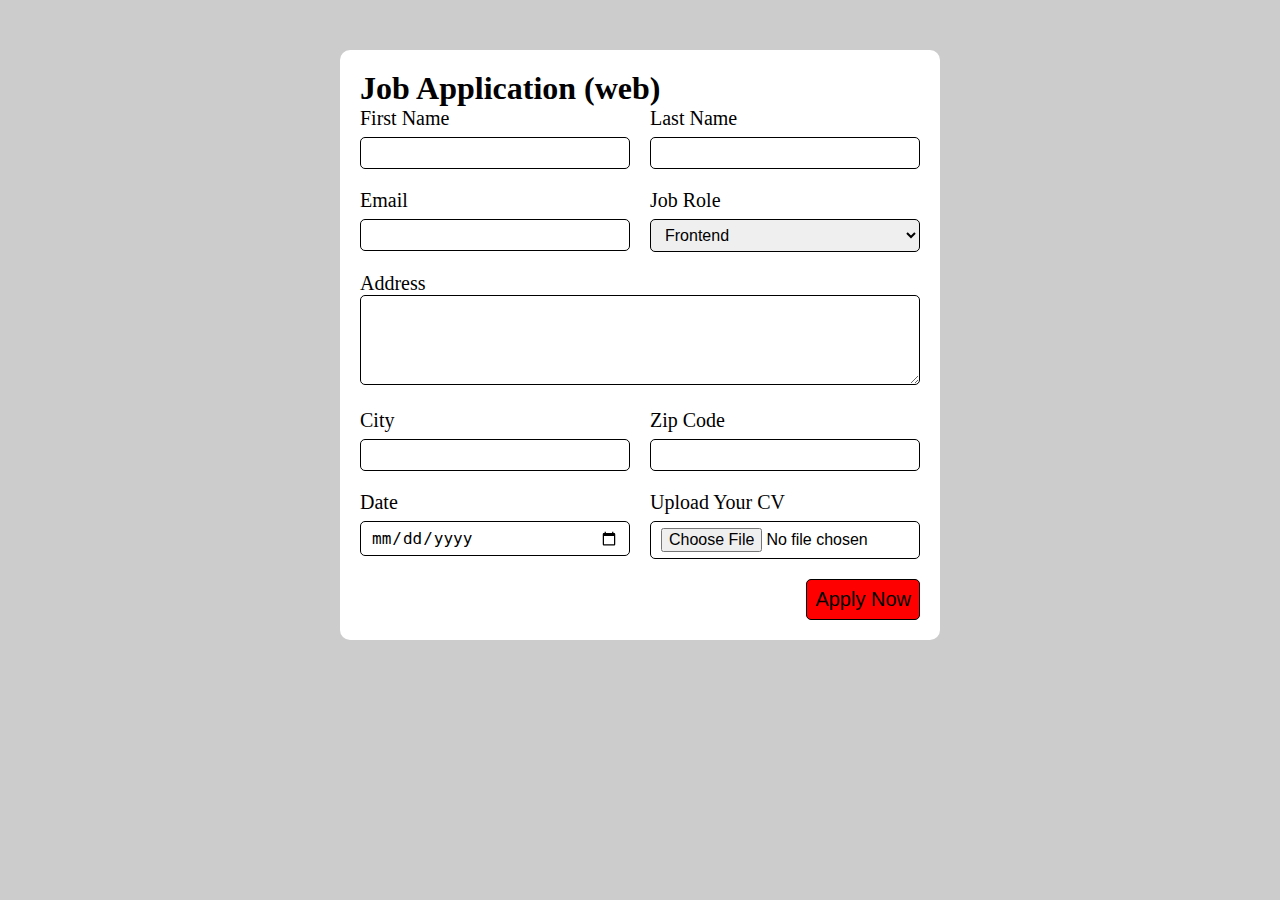
<file: Project_2/index.html>
<!DOCTYPE html>
<html lang="en">
<head>
     <meta charset="UTF-8">
     <meta http-equiv="X-UA-Compatible" content="IE=edge">
     <meta name="viewport" content="width=device-width, initial-scale=1.0">
     <link rel="stylesheet" href="style.css">
     <title>Job Application</title>
</head>
<body>
     <div class="container">
          <div class="apply_box">
               <h1>Job Application
                    <span class="tittle_small">(web)</span>
               </h1>
               <div class="form_container">
                    <div class="form_control">
                         <label for="f">First Name</label>
                         <input id="f" type="text">
                    </div>
                    <div class="form_control">
                         <label for="l">Last Name</label>
                         <input id="l" type="text">
                    </div>
                    <div class="form_control">
                         <label for="e">Email</label>
                         <input id="e" type="email">
                    </div>
                    <div class="form_control">
                         <label for="j">Job Role</label>
                         <select  id="j">
                              <option value="frontend">Frontend</option>
                              <option value="backend">Backend</option>
                              <option value="mern">Mern</option>
                              <option value="UI-UX">UI-UX</option>
                         </select>
                    </div>
                    <div class="textarea_control">
                         <label for="a">Address</label>
                         <textarea id="a" cols="3" rows="4"></textarea>
                    </div>
                    <div class="form_control">
                         <label for="c">City</label>
                         <input id="c" type="text">
                    </div>
                    <div class="form_control">
                         <label for="z">Zip Code</label>
                         <input id="z" type="number">
                    </div>
                    <div class="form_control">
                         <label for="d">Date</label>
                         <input id="d" type="date">
                    </div>
                    <div class="form_control">
                         <label for="u">Upload Your CV</label>
                         <input id="u" type="file">
                    </div>
               </div>
               <div class="button">
                    <button type="submit">Apply Now</button>
               </div>
          </div>
     </div>
</body>
</html>
</file>
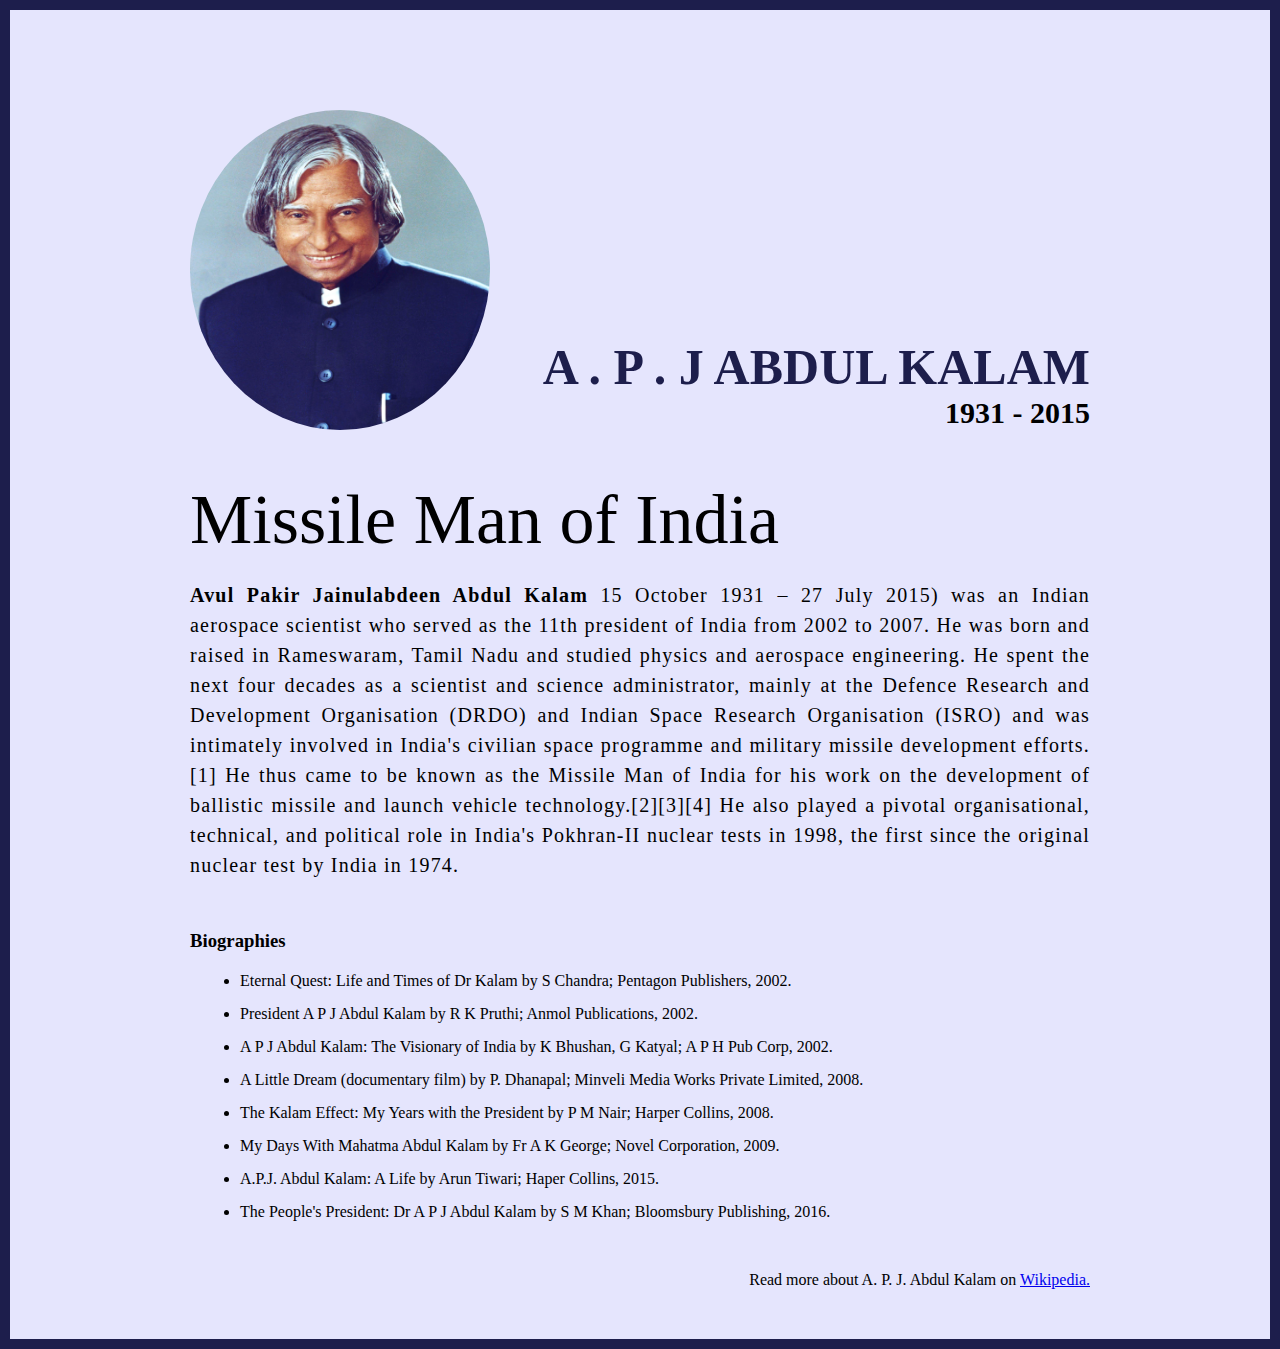
<file: 10-Practice-Project-Html-CSS-deploy-projects/10-Practice-Project-Html-CSS-deploy-projects/Project 1/index.html>
<!DOCTYPE html>
<html lang="en">
  <head>
    <meta charset="UTF-8" />

    <meta http-equiv="X-UA-Compatible" content="IE=edge" />

    <meta name="viewport" content="width=device-width, initial-scale=1.0" />
    <title>The Tribute Website | A.P. J Abdul Kalam</title>
    <link rel="stylesheet" href="style.css" />
  </head>
  <body>
    <div class="container">
      <div class="content">
        <section class="top_section">
          <div class="image_container">
            <img src="./images/apj.jpg" alt="tribute" />
          </div>
          <div>
            <h1>A . P . J Abdul Kalam</h1>
            <h4>1931 - 2015</h4>
          </div>
        </section>
        <section class="about_section">
          <h2>Missile Man of India</h2>
          <p>
            <b>Avul Pakir Jainulabdeen Abdul Kalam</b> 15 October 1931 – 27 July
            2015) was an Indian aerospace scientist who served as the 11th
            president of India from 2002 to 2007. He was born and raised in
            Rameswaram, Tamil Nadu and studied physics and aerospace
            engineering. He spent the next four decades as a scientist and
            science administrator, mainly at the Defence Research and
            Development Organisation (DRDO) and Indian Space Research
            Organisation (ISRO) and was intimately involved in India's civilian
            space programme and military missile development efforts.[1] He thus
            came to be known as the Missile Man of India for his work on the
            development of ballistic missile and launch vehicle
            technology.[2][3][4] He also played a pivotal organisational,
            technical, and political role in India's Pokhran-II nuclear tests in
            1998, the first since the original nuclear test by India in 1974.
          </p>
        </section>
        <section class="biography_section">
          <h3>Biographies</h3>
          <ul>
            <li>
              Eternal Quest: Life and Times of Dr Kalam by S Chandra; Pentagon
              Publishers, 2002.
            </li>
            <li>
              President A P J Abdul Kalam by R K Pruthi; Anmol Publications,
              2002.
            </li>
            <li>
              A P J Abdul Kalam: The Visionary of India by K Bhushan, G Katyal;
              A P H Pub Corp, 2002.
            </li>
            <li>
              A Little Dream (documentary film) by P. Dhanapal; Minveli Media
              Works Private Limited, 2008.
            </li>
            <li>
              The Kalam Effect: My Years with the President by P M Nair; Harper
              Collins, 2008.
            </li>
            <li>
              My Days With Mahatma Abdul Kalam by Fr A K George; Novel
              Corporation, 2009.
            </li>
            <li>
              A.P.J. Abdul Kalam: A Life by Arun Tiwari; Haper Collins, 2015.
            </li>
            <li>
              The People's President: Dr A P J Abdul Kalam by S M Khan;
              Bloomsbury Publishing, 2016.
            </li>
          </ul>
        </section>
        <footer>
          <p>
            Read more about A. P. J. Abdul Kalam on
            <a href="https://en.wikipedia.org/wiki/A._P._J._Abdul_Kalam"
              >Wikipedia.</a
            >
          </p>
        </footer>
      </div>
    </div>
  </body>
</html>
</file>
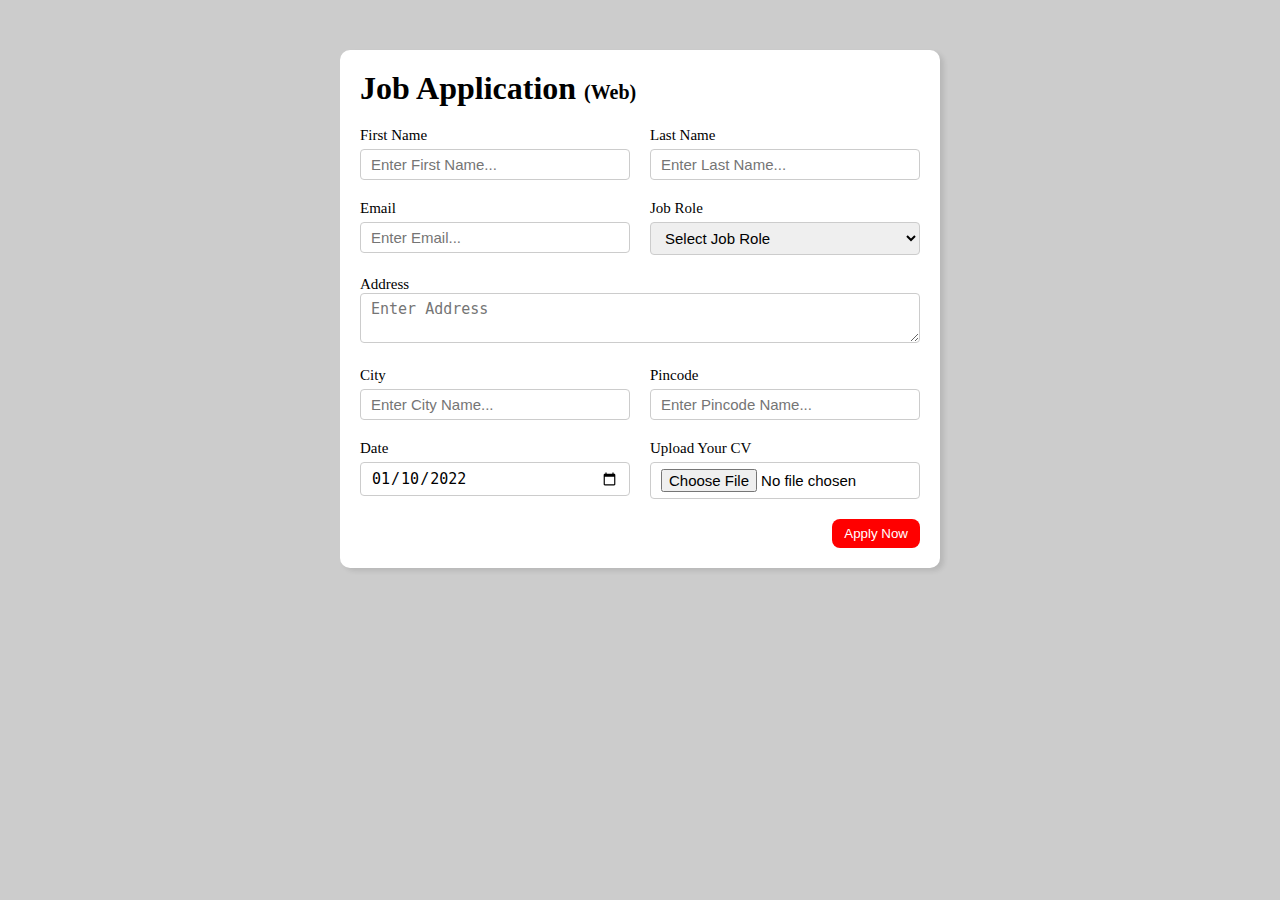
<file: 10-Practice-Project-Html-CSS-deploy-projects/10-Practice-Project-Html-CSS-deploy-projects/Project 2/index.html>
<!DOCTYPE html>
<html lang="en">
  <head>
    <meta charset="UTF-8" />
    <meta http-equiv="X-UA-Compatible" content="IE=edge" />
    <meta name="viewport" content="width=device-width, initial-scale=1.0" />
    <title>Job Application Form</title>
    <link rel="stylesheet" href="style.css" />
  </head>
  <body>
    <div class="container">
      <div class="apply_box">
        <h1>
          Job Application
          <span class="title_small">(Web)</span>
        </h1>
        <form action="">
          <div class="form_container">
            <div class="form_control">
              <label for="first_name"> First Name </label>
              <input
                id="first_name"
                name="first_name"
                placeholder="Enter First Name..."
              />
            </div>
            <div class="form_control">
              <label for="last_name"> Last Name </label>
              <input
                id="last_name"
                name="last_name"
                placeholder="Enter Last Name..."
              />
            </div>
            <div class="form_control">
              <label for="email"> Email </label>
              <input
                type="email"
                id="email"
                name="email"
                placeholder="Enter Email..."
              />
            </div>
            <div class="form_control">
              <label for="job_role"> Job Role </label>
              <select id="job_role" name="job_role">
                <option value="">Select Job Role</option>
                <option value="frontend">Frontend Developer</option>
                <option value="backend">Backend Developer</option>
                <option value="full_stack">Full Stack Developer</option>
                <option value="ui_ux">UI UX Designer</option>
              </select>
            </div>
            <div class="textarea_control">
              <label for="address"> Address </label>
              <textarea
                id="address"
                name="address"
                row="4"
                cols="50"
                placeholder="Enter Address"
              ></textarea>
            </div>
            <div class="form_control">
              <label for="city"> City </label>
              <input id="city" name="city" placeholder="Enter City Name..." />
            </div>
            <div class="form_control">
              <label for="pincode"> Pincode </label>
              <input
                type="number"
                id="pincode"
                name="pincode"
                placeholder="Enter Pincode Name..."
              />
            </div>
            <div class="form_control">
              <label for="date"> Date </label>
              <input value="2022-01-10" type="date" id="date" name="date" />
            </div>
            <div class="form_control">
              <label for="upload"> Upload Your CV </label>
              <input type="file" id="upload" name="upload" />
            </div>
          </div>
          <div class="button_container">
            <button type="submit">Apply Now</button>
          </div>
        </form>
      </div>
    </div>
  </body>
</html>
</file>
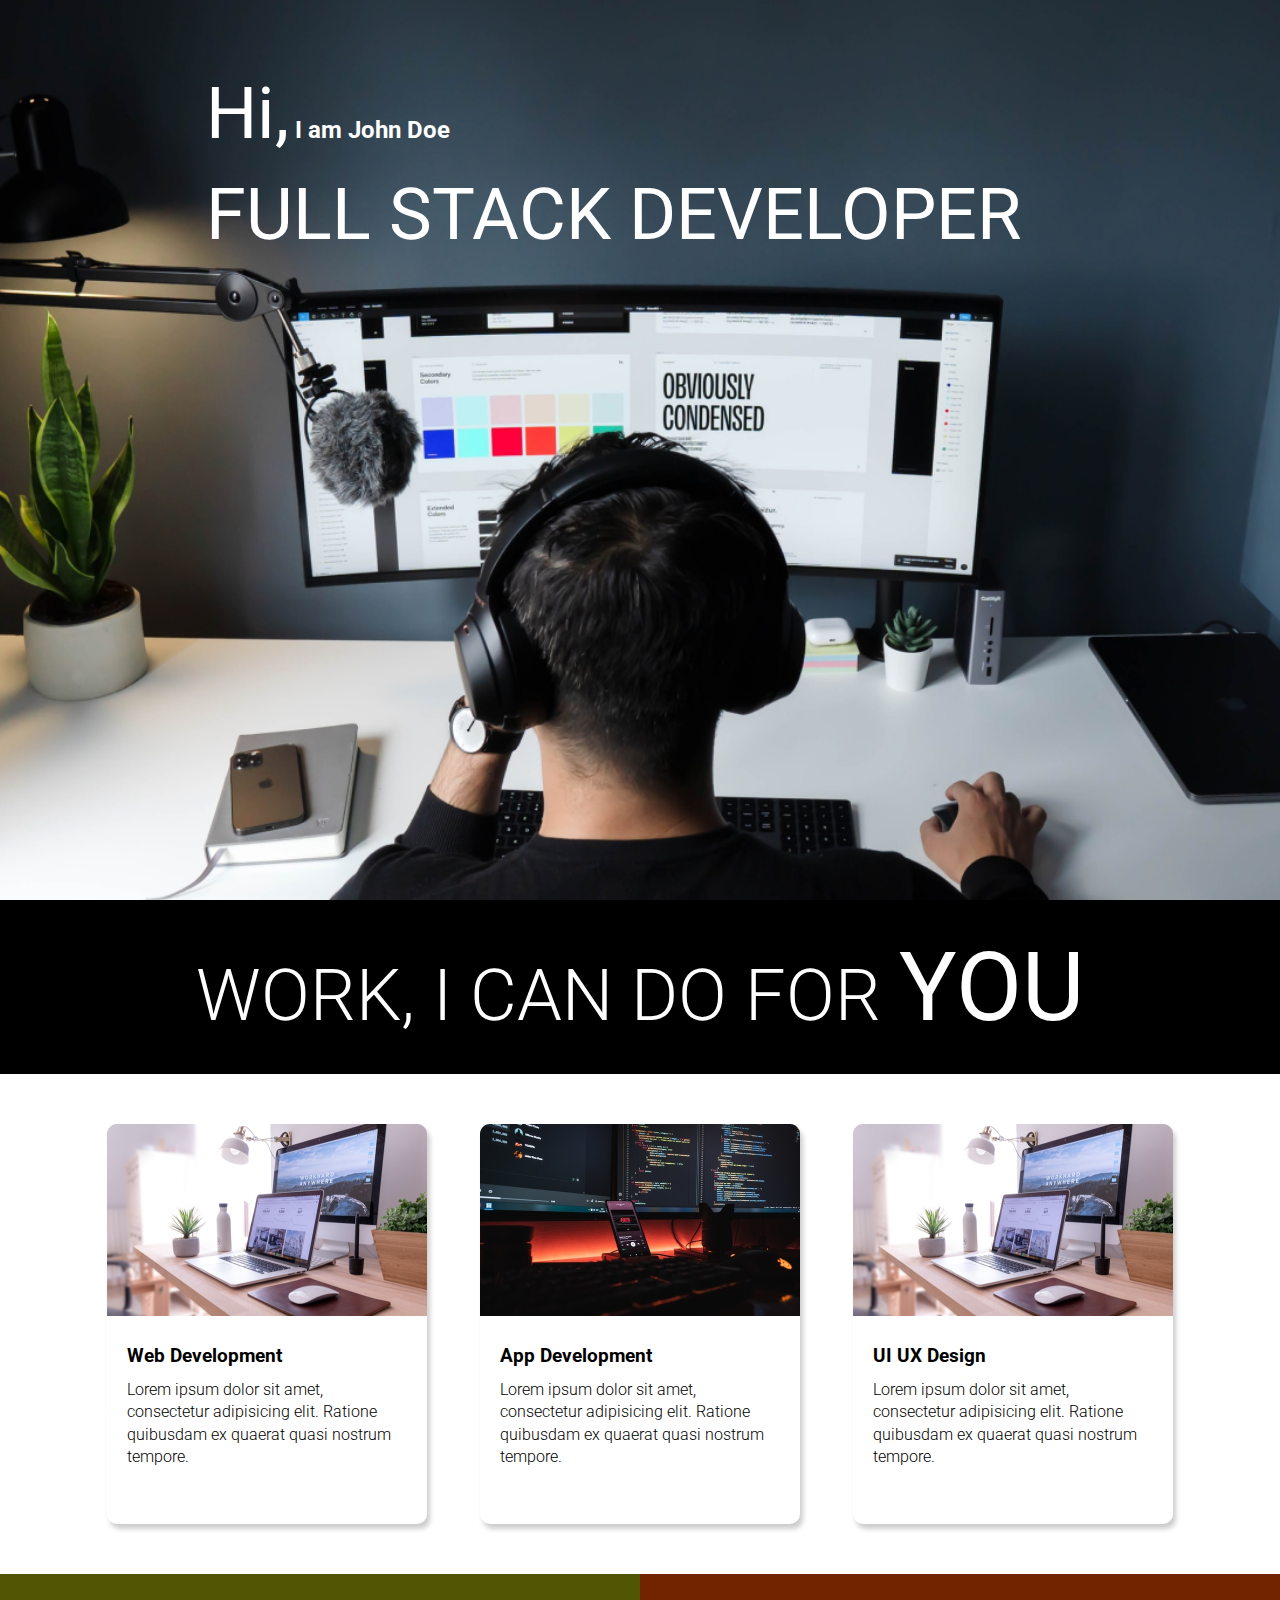
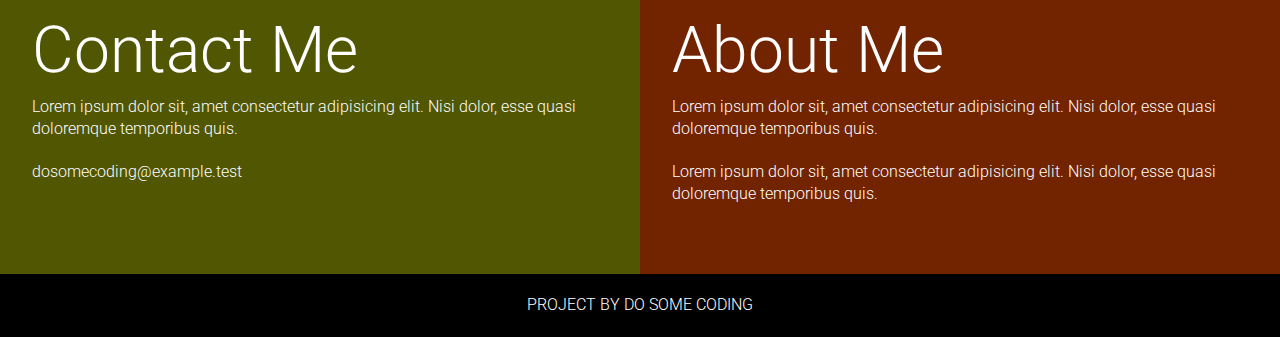
<file: 10-Practice-Project-Html-CSS-deploy-projects/10-Practice-Project-Html-CSS-deploy-projects/Project 4/index.html>
<!DOCTYPE html>
<html lang="en">
  <head>
    <meta charset="UTF-8" />
    <meta http-equiv="X-UA-Compatible" content="IE=edge" />
    <meta name="viewport" content="width=device-width, initial-scale=1.0" />
    <title>Developer | Landing Page</title>
    <link rel="stylesheet" href="style.css" />
  </head>
  <body>
    <section class="hero_section">
      <div class="text_container">
        <h2><span class="lg_text">Hi,</span> I am John Doe</h2>
        <h1 class="lg_text">FULL STACK DEVELOPER</h1>
      </div>
    </section>
    <section class="black_box">
      <h2>WORK, I CAN DO FOR <span>YOU</span></h2>
    </section>
    <section class="work">
      <div class="grid_item">
        <div class="card">
          <div class="image_container">
            <img src="images/web.png" alt="web development" />
          </div>
          <div class="card_content">
            <h3>Web Development</h3>
            <p>
              Lorem ipsum dolor sit amet, consectetur adipisicing elit. Ratione
              quibusdam ex quaerat quasi nostrum tempore.
            </p>
          </div>
        </div>
      </div>
      <div class="grid_item">
        <div class="card">
          <div class="image_container">
            <img src="images/mobile.png" alt="app development" />
          </div>
          <div class="card_content">
            <h3>App Development</h3>
            <p>
              Lorem ipsum dolor sit amet, consectetur adipisicing elit. Ratione
              quibusdam ex quaerat quasi nostrum tempore.
            </p>
          </div>
        </div>
      </div>
      <div class="grid_item">
        <div class="card">
          <div class="image_container">
            <img src="images/web.png" alt="web development" />
          </div>
          <div class="card_content">
            <h3>UI UX Design</h3>
            <p>
              Lorem ipsum dolor sit amet, consectetur adipisicing elit. Ratione
              quibusdam ex quaerat quasi nostrum tempore.
            </p>
          </div>
        </div>
      </div>
    </section>
    <section class="bottom_section">
      <div class="contact">
        <h2>Contact Me</h2>
        <p>
          Lorem ipsum dolor sit, amet consectetur adipisicing elit. Nisi dolor,
          esse quasi doloremque temporibus quis.
        </p>
        <p>dosomecoding@example.test</p>
      </div>
      <div class="about">
        <h2>About Me</h2>

        <p>
          Lorem ipsum dolor sit, amet consectetur adipisicing elit. Nisi dolor,
          esse quasi doloremque temporibus quis.
        </p>
        <p>
          Lorem ipsum dolor sit, amet consectetur adipisicing elit. Nisi dolor,
          esse quasi doloremque temporibus quis.
        </p>
      </div>
    </section>
    <footer>Project By do some coding</footer>
  </body>
</html>
</file>
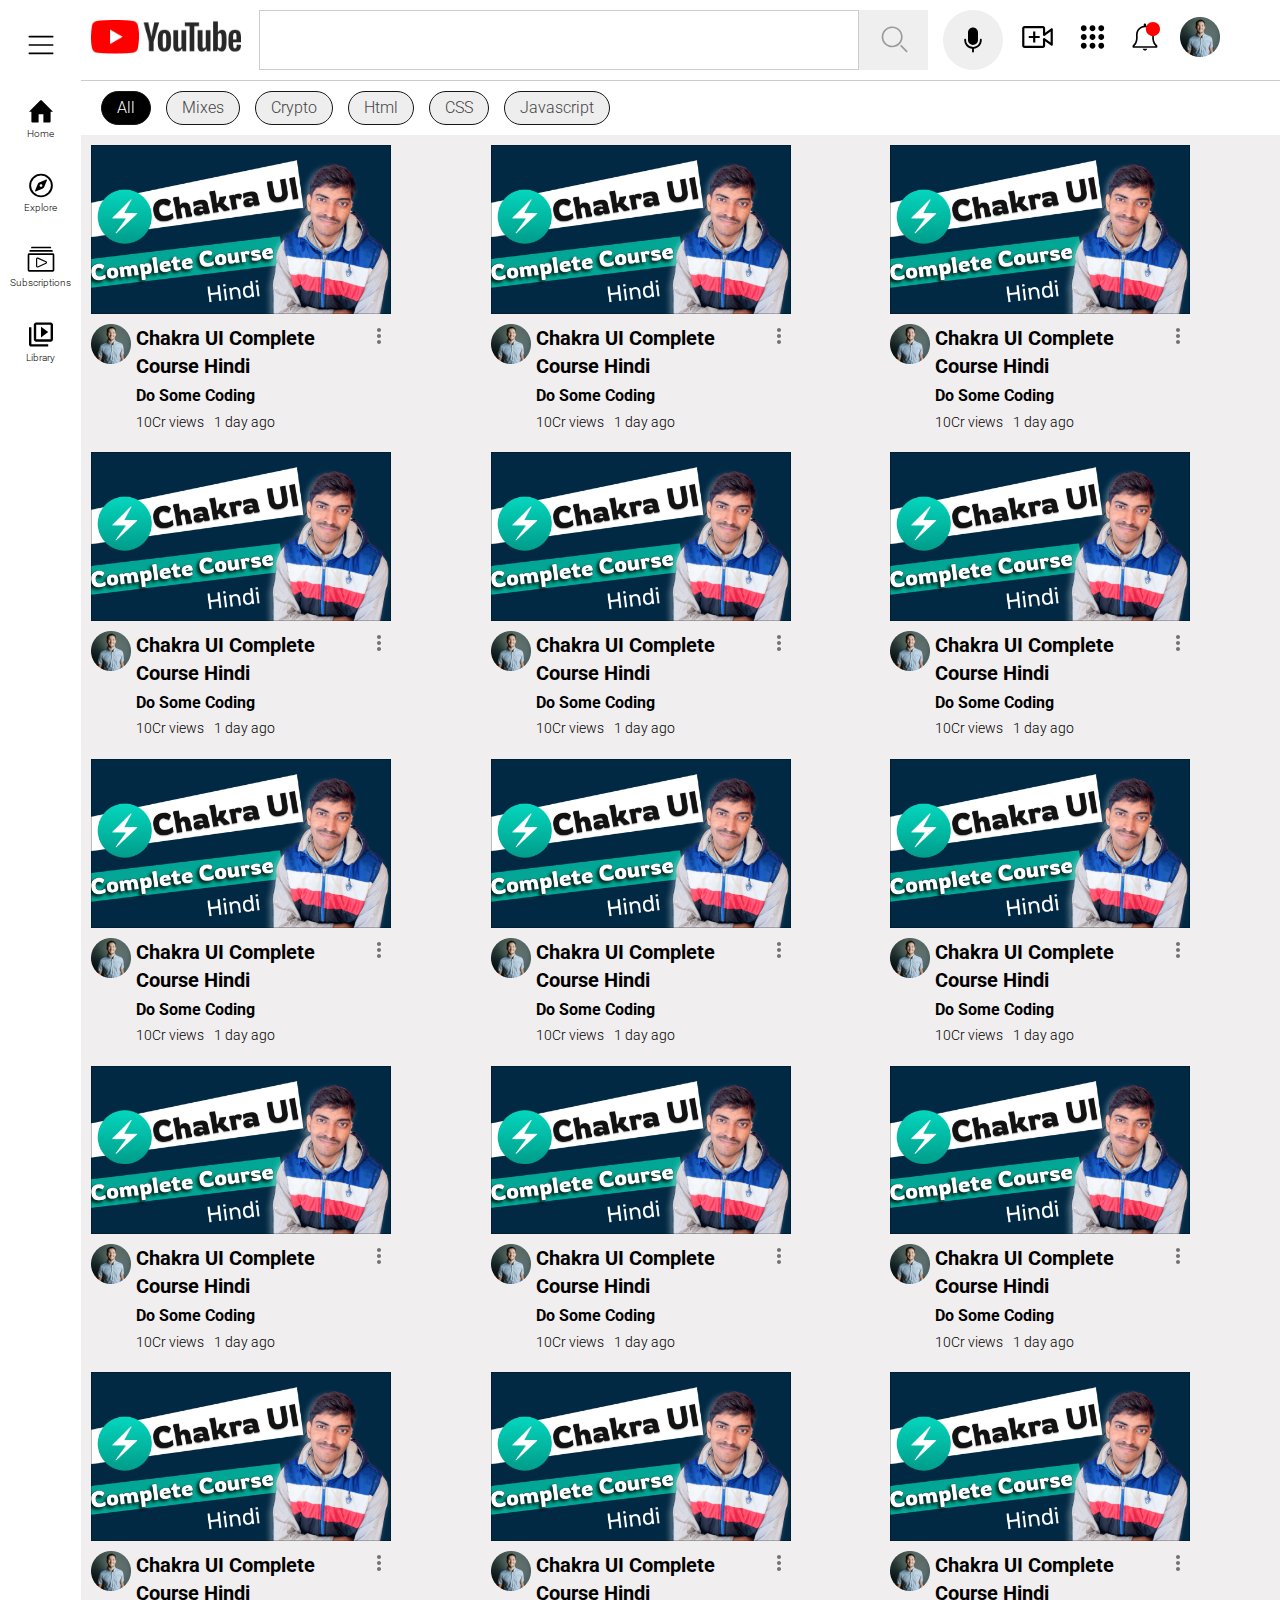
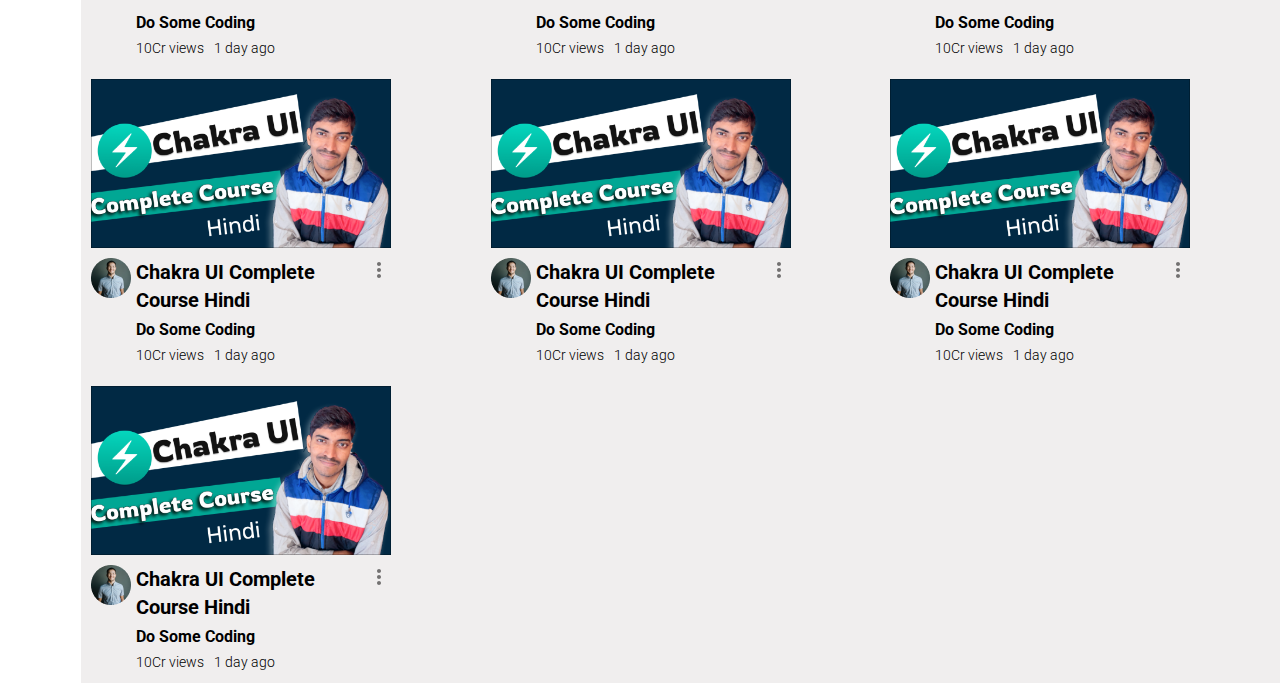
<file: 10-Practice-Project-Html-CSS-deploy-projects/10-Practice-Project-Html-CSS-deploy-projects/Project 7/index.html>
<!DOCTYPE html>
<html lang="en">
  <head>
    <meta charset="UTF-8" />
    <meta http-equiv="X-UA-Compatible" content="IE=edge" />
    <meta name="viewport" content="width=device-width, initial-scale=1.0" />
    <title>Youtube Clone</title>
    <link rel="stylesheet" href="style.css" />
  </head>
  <body>
    <div class="container">
      <aside>
        <div class="bars">
          <img src="icons/bars.svg" alt="bars" />
        </div>

        <div class="side-icons">
          <i>
            <img src="icons/home.svg" alt="home" />
          </i>
          <p>Home</p>
        </div>
        <div class="side-icons">
          <i>
            <img src="icons/compass.svg" alt="explore" />
          </i>
          <p>Explore</p>
        </div>
        <div class="side-icons">
          <i>
            <img src="icons/video-gallary.svg" alt="gallary" />
          </i>
          <p>Subscriptions</p>
        </div>
        <div class="side-icons">
          <i>
            <img src="icons/video-library.svg" alt="library" />
          </i>
          <p>Library</p>
        </div>
      </aside>
      <div class="main-container">
        <header>
          <nav>
            <div class="logo">
              <img src="images/youtube-logo.png" alt="Youtube Logo" />
            </div>
            <div class="center-nav">
              <div class="search">
                <input type="text" />
                <button>
                  <img src="icons/search.svg" alt="search" />
                </button>
              </div>
              <div class="mic">
                <img src="icons/mic.svg" alt="mic" />
              </div>
            </div>
            <div class="side-nav">
              <i>
                <img src="icons/video-add.svg" alt="video add" />
              </i>
              <i>
                <img src="icons/dot-grid.svg" alt="grid" />
              </i>
              <i>
                <img src="icons/bell.svg" alt="bell" />
              </i>
              <i>
                <img src="images/avatar.png" alt="avatar" />
              </i>
            </div>
          </nav>
          <div class="tags">
            <div class="tag dark">All</div>
            <div class="tag light">Mixes</div>
            <div class="tag light">Crypto</div>
            <div class="tag light">Html</div>
            <div class="tag light">CSS</div>
            <div class="tag light">Javascript</div>
          </div>
        </header>
        <main>
          <div class="card-container">
            <div class="card">
              <img src="images/thumbnail.png" alt="thumbnail" />
              <div class="avatar-content">
                <div class="avatar">
                  <img src="images/avatar.png" alt="avatar" />
                </div>

                <div class="content">
                  <h3>Chakra UI Complete Course Hindi</h3>
                  <p class="channel-name">Do Some Coding</p>
                  <div class="content-status">
                    <p>10Cr views</p>
                    <p>1 day ago</p>
                  </div>
                </div>
                <div class="dots">
                  <img src="icons/dots.svg" alt="dots" />
                </div>
              </div>
            </div>
            <div class="card">
              <img src="images/thumbnail.png" alt="thumbnail" />
              <div class="avatar-content">
                <div class="avatar">
                  <img src="images/avatar.png" alt="avatar" />
                </div>

                <div class="content">
                  <h3>Chakra UI Complete Course Hindi</h3>
                  <p class="channel-name">Do Some Coding</p>
                  <div class="content-status">
                    <p>10Cr views</p>
                    <p>1 day ago</p>
                  </div>
                </div>
                <div class="dots">
                  <img src="icons/dots.svg" alt="dots" />
                </div>
              </div>
            </div>
            <div class="card">
              <img src="images/thumbnail.png" alt="thumbnail" />
              <div class="avatar-content">
                <div class="avatar">
                  <img src="images/avatar.png" alt="avatar" />
                </div>

                <div class="content">
                  <h3>Chakra UI Complete Course Hindi</h3>
                  <p class="channel-name">Do Some Coding</p>
                  <div class="content-status">
                    <p>10Cr views</p>
                    <p>1 day ago</p>
                  </div>
                </div>
                <div class="dots">
                  <img src="icons/dots.svg" alt="dots" />
                </div>
              </div>
            </div>
            <div class="card">
              <img src="images/thumbnail.png" alt="thumbnail" />
              <div class="avatar-content">
                <div class="avatar">
                  <img src="images/avatar.png" alt="avatar" />
                </div>

                <div class="content">
                  <h3>Chakra UI Complete Course Hindi</h3>
                  <p class="channel-name">Do Some Coding</p>
                  <div class="content-status">
                    <p>10Cr views</p>
                    <p>1 day ago</p>
                  </div>
                </div>
                <div class="dots">
                  <img src="icons/dots.svg" alt="dots" />
                </div>
              </div>
            </div>
            <div class="card">
              <img src="images/thumbnail.png" alt="thumbnail" />
              <div class="avatar-content">
                <div class="avatar">
                  <img src="images/avatar.png" alt="avatar" />
                </div>

                <div class="content">
                  <h3>Chakra UI Complete Course Hindi</h3>
                  <p class="channel-name">Do Some Coding</p>
                  <div class="content-status">
                    <p>10Cr views</p>
                    <p>1 day ago</p>
                  </div>
                </div>
                <div class="dots">
                  <img src="icons/dots.svg" alt="dots" />
                </div>
              </div>
            </div>
            <div class="card">
              <img src="images/thumbnail.png" alt="thumbnail" />
              <div class="avatar-content">
                <div class="avatar">
                  <img src="images/avatar.png" alt="avatar" />
                </div>

                <div class="content">
                  <h3>Chakra UI Complete Course Hindi</h3>
                  <p class="channel-name">Do Some Coding</p>
                  <div class="content-status">
                    <p>10Cr views</p>
                    <p>1 day ago</p>
                  </div>
                </div>
                <div class="dots">
                  <img src="icons/dots.svg" alt="dots" />
                </div>
              </div>
            </div>
            <div class="card">
              <img src="images/thumbnail.png" alt="thumbnail" />
              <div class="avatar-content">
                <div class="avatar">
                  <img src="images/avatar.png" alt="avatar" />
                </div>

                <div class="content">
                  <h3>Chakra UI Complete Course Hindi</h3>
                  <p class="channel-name">Do Some Coding</p>
                  <div class="content-status">
                    <p>10Cr views</p>
                    <p>1 day ago</p>
                  </div>
                </div>
                <div class="dots">
                  <img src="icons/dots.svg" alt="dots" />
                </div>
              </div>
            </div>
            <div class="card">
              <img src="images/thumbnail.png" alt="thumbnail" />
              <div class="avatar-content">
                <div class="avatar">
                  <img src="images/avatar.png" alt="avatar" />
                </div>

                <div class="content">
                  <h3>Chakra UI Complete Course Hindi</h3>
                  <p class="channel-name">Do Some Coding</p>
                  <div class="content-status">
                    <p>10Cr views</p>
                    <p>1 day ago</p>
                  </div>
                </div>
                <div class="dots">
                  <img src="icons/dots.svg" alt="dots" />
                </div>
              </div>
            </div>
            <div class="card">
              <img src="images/thumbnail.png" alt="thumbnail" />
              <div class="avatar-content">
                <div class="avatar">
                  <img src="images/avatar.png" alt="avatar" />
                </div>

                <div class="content">
                  <h3>Chakra UI Complete Course Hindi</h3>
                  <p class="channel-name">Do Some Coding</p>
                  <div class="content-status">
                    <p>10Cr views</p>
                    <p>1 day ago</p>
                  </div>
                </div>
                <div class="dots">
                  <img src="icons/dots.svg" alt="dots" />
                </div>
              </div>
            </div>
            <div class="card">
              <img src="images/thumbnail.png" alt="thumbnail" />
              <div class="avatar-content">
                <div class="avatar">
                  <img src="images/avatar.png" alt="avatar" />
                </div>

                <div class="content">
                  <h3>Chakra UI Complete Course Hindi</h3>
                  <p class="channel-name">Do Some Coding</p>
                  <div class="content-status">
                    <p>10Cr views</p>
                    <p>1 day ago</p>
                  </div>
                </div>
                <div class="dots">
                  <img src="icons/dots.svg" alt="dots" />
                </div>
              </div>
            </div>
            <div class="card">
              <img src="images/thumbnail.png" alt="thumbnail" />
              <div class="avatar-content">
                <div class="avatar">
                  <img src="images/avatar.png" alt="avatar" />
                </div>

                <div class="content">
                  <h3>Chakra UI Complete Course Hindi</h3>
                  <p class="channel-name">Do Some Coding</p>
                  <div class="content-status">
                    <p>10Cr views</p>
                    <p>1 day ago</p>
                  </div>
                </div>
                <div class="dots">
                  <img src="icons/dots.svg" alt="dots" />
                </div>
              </div>
            </div>
            <div class="card">
              <img src="images/thumbnail.png" alt="thumbnail" />
              <div class="avatar-content">
                <div class="avatar">
                  <img src="images/avatar.png" alt="avatar" />
                </div>

                <div class="content">
                  <h3>Chakra UI Complete Course Hindi</h3>
                  <p class="channel-name">Do Some Coding</p>
                  <div class="content-status">
                    <p>10Cr views</p>
                    <p>1 day ago</p>
                  </div>
                </div>
                <div class="dots">
                  <img src="icons/dots.svg" alt="dots" />
                </div>
              </div>
            </div>
            <div class="card">
              <img src="images/thumbnail.png" alt="thumbnail" />
              <div class="avatar-content">
                <div class="avatar">
                  <img src="images/avatar.png" alt="avatar" />
                </div>

                <div class="content">
                  <h3>Chakra UI Complete Course Hindi</h3>
                  <p class="channel-name">Do Some Coding</p>
                  <div class="content-status">
                    <p>10Cr views</p>
                    <p>1 day ago</p>
                  </div>
                </div>
                <div class="dots">
                  <img src="icons/dots.svg" alt="dots" />
                </div>
              </div>
            </div>
            <div class="card">
              <img src="images/thumbnail.png" alt="thumbnail" />
              <div class="avatar-content">
                <div class="avatar">
                  <img src="images/avatar.png" alt="avatar" />
                </div>

                <div class="content">
                  <h3>Chakra UI Complete Course Hindi</h3>
                  <p class="channel-name">Do Some Coding</p>
                  <div class="content-status">
                    <p>10Cr views</p>
                    <p>1 day ago</p>
                  </div>
                </div>
                <div class="dots">
                  <img src="icons/dots.svg" alt="dots" />
                </div>
              </div>
            </div>
            <div class="card">
              <img src="images/thumbnail.png" alt="thumbnail" />
              <div class="avatar-content">
                <div class="avatar">
                  <img src="images/avatar.png" alt="avatar" />
                </div>

                <div class="content">
                  <h3>Chakra UI Complete Course Hindi</h3>
                  <p class="channel-name">Do Some Coding</p>
                  <div class="content-status">
                    <p>10Cr views</p>
                    <p>1 day ago</p>
                  </div>
                </div>
                <div class="dots">
                  <img src="icons/dots.svg" alt="dots" />
                </div>
              </div>
            </div>
            <div class="card">
              <img src="images/thumbnail.png" alt="thumbnail" />
              <div class="avatar-content">
                <div class="avatar">
                  <img src="images/avatar.png" alt="avatar" />
                </div>

                <div class="content">
                  <h3>Chakra UI Complete Course Hindi</h3>
                  <p class="channel-name">Do Some Coding</p>
                  <div class="content-status">
                    <p>10Cr views</p>
                    <p>1 day ago</p>
                  </div>
                </div>
                <div class="dots">
                  <img src="icons/dots.svg" alt="dots" />
                </div>
              </div>
            </div>
            <div class="card">
              <img src="images/thumbnail.png" alt="thumbnail" />
              <div class="avatar-content">
                <div class="avatar">
                  <img src="images/avatar.png" alt="avatar" />
                </div>

                <div class="content">
                  <h3>Chakra UI Complete Course Hindi</h3>
                  <p class="channel-name">Do Some Coding</p>
                  <div class="content-status">
                    <p>10Cr views</p>
                    <p>1 day ago</p>
                  </div>
                </div>
                <div class="dots">
                  <img src="icons/dots.svg" alt="dots" />
                </div>
              </div>
            </div>
            <div class="card">
              <img src="images/thumbnail.png" alt="thumbnail" />
              <div class="avatar-content">
                <div class="avatar">
                  <img src="images/avatar.png" alt="avatar" />
                </div>

                <div class="content">
                  <h3>Chakra UI Complete Course Hindi</h3>
                  <p class="channel-name">Do Some Coding</p>
                  <div class="content-status">
                    <p>10Cr views</p>
                    <p>1 day ago</p>
                  </div>
                </div>
                <div class="dots">
                  <img src="icons/dots.svg" alt="dots" />
                </div>
              </div>
            </div>
            <div class="card">
              <img src="images/thumbnail.png" alt="thumbnail" />
              <div class="avatar-content">
                <div class="avatar">
                  <img src="images/avatar.png" alt="avatar" />
                </div>

                <div class="content">
                  <h3>Chakra UI Complete Course Hindi</h3>
                  <p class="channel-name">Do Some Coding</p>
                  <div class="content-status">
                    <p>10Cr views</p>
                    <p>1 day ago</p>
                  </div>
                </div>
                <div class="dots">
                  <img src="icons/dots.svg" alt="dots" />
                </div>
              </div>
            </div>
          </div>
        </main>
      </div>
    </div>
  </body>
</html>
</file>
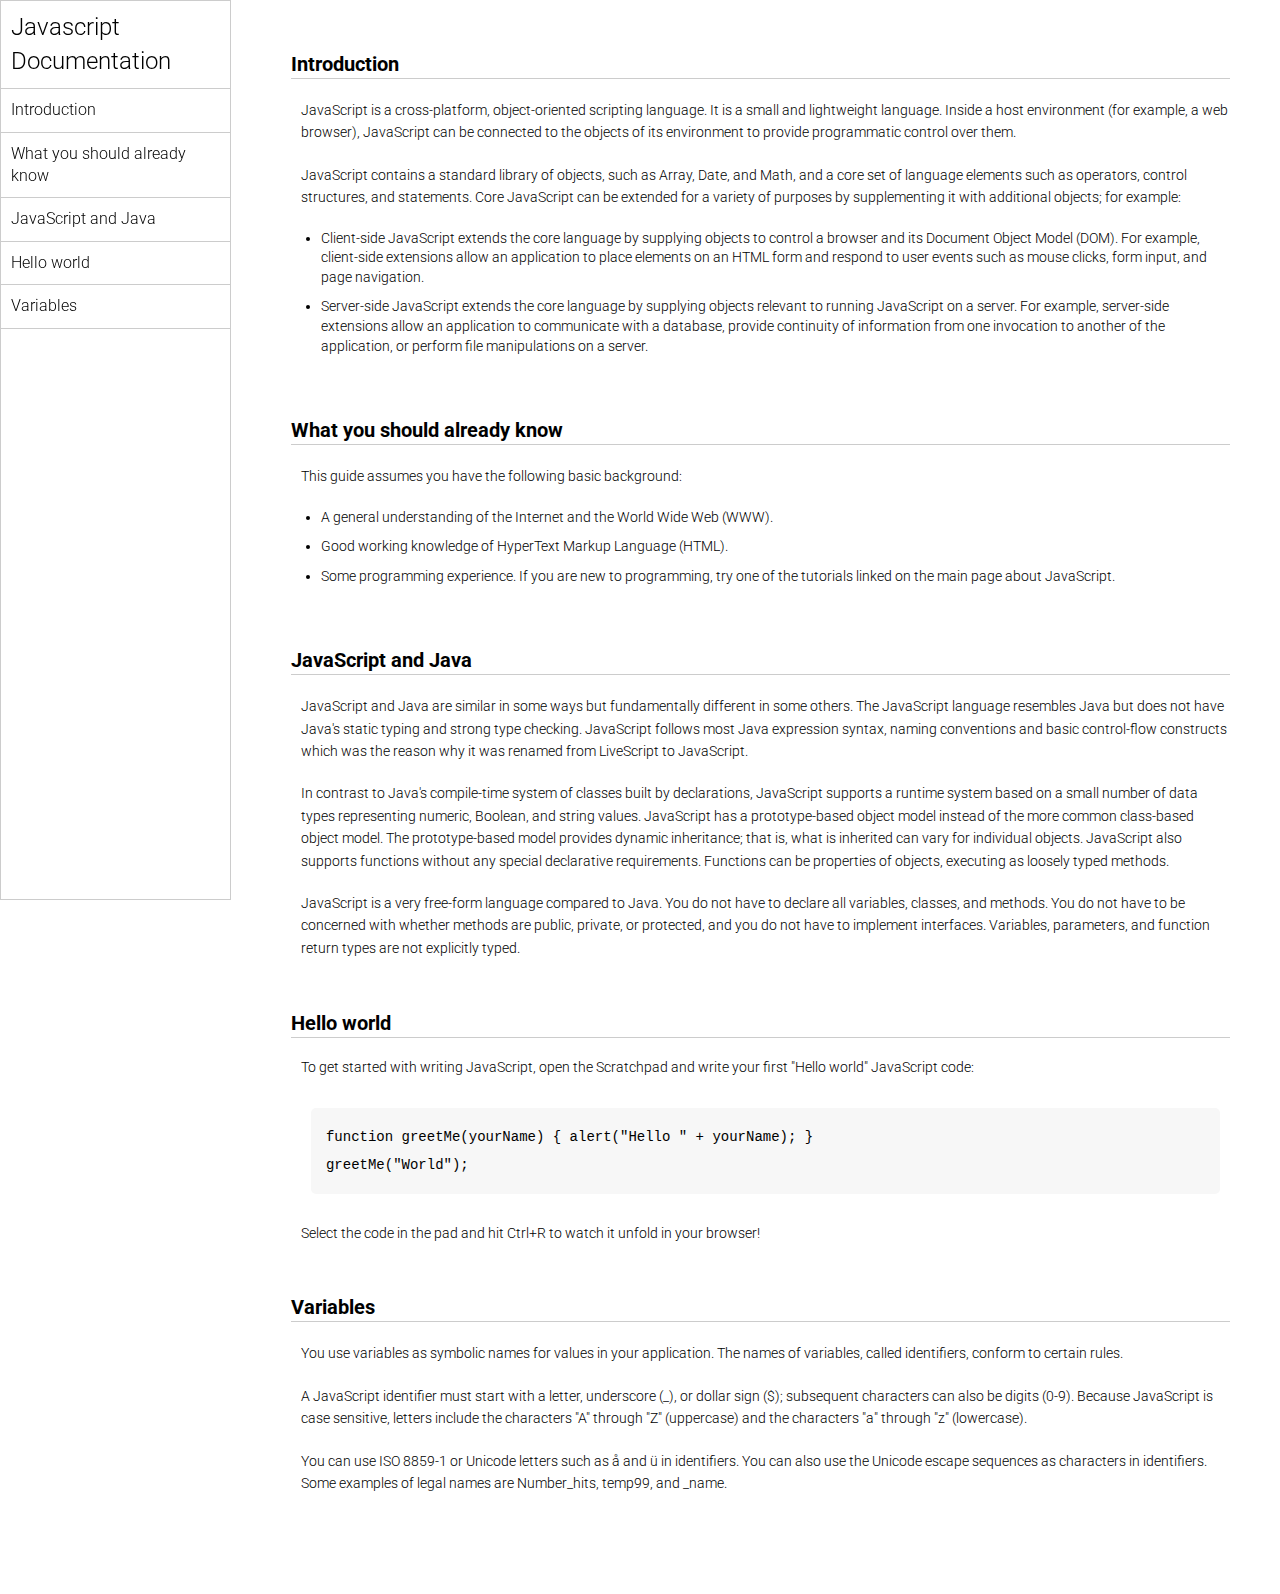
<file: 10-Practice-Project-Html-CSS-deploy-projects/10-Practice-Project-Html-CSS-deploy-projects/Project 8/index.html>
<!DOCTYPE html>
<html lang="en">
  <head>
    <meta charset="UTF-8" />
    <meta http-equiv="X-UA-Compatible" content="IE=edge" />
    <meta name="viewport" content="width=device-width, initial-scale=1.0" />
    <title>Javascript Documentation</title>
    <link rel="stylesheet" href="style.css" />
    <link rel="stylesheet" href="style.css" />
  </head>
  <body>
    <header>
      <nav>
        <h1>Javascript Documentation</h1>
        <ul>
          <a href="#Introduction"><li>Introduction</li></a>
          <a href="#What_you_should_already_know"
            ><li>What you should already know</li></a
          >
          <a href="#JavaScript_and_Java"><li>JavaScript and Java</li></a>
          <a href="#Hello_world"><li>Hello world</li></a>
          <a href="#Variables"><li>Variables</li></a>
        </ul>
      </nav>
    </header>
    <main>
      <section id="Introduction">
        <h2>Introduction</h2>
        <article>
          <p>
            JavaScript is a cross-platform, object-oriented scripting language.
            It is a small and lightweight language. Inside a host environment
            (for example, a web browser), JavaScript can be connected to the
            objects of its environment to provide programmatic control over
            them.
          </p>

          <p>
            JavaScript contains a standard library of objects, such as Array,
            Date, and Math, and a core set of language elements such as
            operators, control structures, and statements. Core JavaScript can
            be extended for a variety of purposes by supplementing it with
            additional objects; for example:
          </p>
          <ul>
            <li>
              Client-side JavaScript extends the core language by supplying
              objects to control a browser and its Document Object Model (DOM).
              For example, client-side extensions allow an application to place
              elements on an HTML form and respond to user events such as mouse
              clicks, form input, and page navigation.
            </li>
            <li>
              Server-side JavaScript extends the core language by supplying
              objects relevant to running JavaScript on a server. For example,
              server-side extensions allow an application to communicate with a
              database, provide continuity of information from one invocation to
              another of the application, or perform file manipulations on a
              server.
            </li>
          </ul>
        </article>
      </section>
      <section id="What_you_should_already_know">
        <h2>What you should already know</h2>
        <article>
          <p>This guide assumes you have the following basic background:</p>

          <ul>
            <li>
              A general understanding of the Internet and the World Wide Web
              (WWW).
            </li>
            <li>Good working knowledge of HyperText Markup Language (HTML).</li>
            <li>
              Some programming experience. If you are new to programming, try
              one of the tutorials linked on the main page about JavaScript.
            </li>
          </ul>
        </article>
      </section>
      <section id="JavaScript_and_Java">
        <h2>JavaScript and Java</h2>
        <article>
          <p>
            JavaScript and Java are similar in some ways but fundamentally
            different in some others. The JavaScript language resembles Java but
            does not have Java's static typing and strong type checking.
            JavaScript follows most Java expression syntax, naming conventions
            and basic control-flow constructs which was the reason why it was
            renamed from LiveScript to JavaScript.
          </p>

          <p>
            In contrast to Java's compile-time system of classes built by
            declarations, JavaScript supports a runtime system based on a small
            number of data types representing numeric, Boolean, and string
            values. JavaScript has a prototype-based object model instead of the
            more common class-based object model. The prototype-based model
            provides dynamic inheritance; that is, what is inherited can vary
            for individual objects. JavaScript also supports functions without
            any special declarative requirements. Functions can be properties of
            objects, executing as loosely typed methods.
          </p>
          <p>
            JavaScript is a very free-form language compared to Java. You do not
            have to declare all variables, classes, and methods. You do not have
            to be concerned with whether methods are public, private, or
            protected, and you do not have to implement interfaces. Variables,
            parameters, and function return types are not explicitly typed.
          </p>
        </article>
      </section>
      <section id="Hello_world">
        <h2>Hello world</h2>
        <article>
          To get started with writing JavaScript, open the Scratchpad and write
          your first "Hello world" JavaScript code:
          <code
            >function greetMe(yourName) { alert("Hello " + yourName); }
            greetMe("World");
          </code>

          Select the code in the pad and hit Ctrl+R to watch it unfold in your
          browser!
        </article>
      </section>
      <section id="Variables">
        <h2>Variables</h2>
        <article>
          <p>
            You use variables as symbolic names for values in your application.
            The names of variables, called identifiers, conform to certain
            rules.
          </p>
          <p>
            A JavaScript identifier must start with a letter, underscore (_), or
            dollar sign ($); subsequent characters can also be digits (0-9).
            Because JavaScript is case sensitive, letters include the characters
            "A" through "Z" (uppercase) and the characters "a" through "z"
            (lowercase).
          </p>
          <p>
            You can use ISO 8859-1 or Unicode letters such as å and ü in
            identifiers. You can also use the Unicode escape sequences as
            characters in identifiers. Some examples of legal names are
            Number_hits, temp99, and _name.
          </p>
        </article>
      </section>
    </main>
  </body>
</html>
</file>
<file: Project_2/style.css>
*{
     margin:0;
     padding:0;
     box-sizing: border-box;
}
body{
     background-color: #ccc;
}
.container{
     max-width:900px;
     margin:0 auto;
}
.apply_box{
     max-width:600px;
     padding: 20px;
     background-color: #fff;
     margin:50px auto 0 auto;
     border-radius: 10px;
}
.form_container{
     display:grid;
     grid-template-columns:repeat(auto-fit, minmax(200px,1fr));
     gap:20px;
}
.form_control{
     display:flex;
     flex-direction:column;
}
label{
     font-size:20px;
     margin-bottom:7px;
}
input,textarea,select{
     padding:6px 10px;
     border:1px solid #000;
     border-radius:5px;
     font-size: 16px;
}
input:focus{
     outline-color:red;
}
.button {
     display:flex;
     justify-content:end;
     margin-top: 20px;
}
button{
     background-color:red;
     padding:8px;
     border-radius: 5px;
     border:1px solid #000;
     font-size:20px;
     transition:0.2s ease-in;
}
button:hover{
     cursor: pointer;
     background-color: #ccc;
     border:1px solid red;
     color:#000;
     transition:0.2s ease-out;
}
.textarea_control {
     grid-column: 1 / span 2;
}
.textarea_control textarea {
     width: 100%;
}
@media (max-width: 460px) {
  .textarea_control {
    grid-column: 1 / span 1;
  }
}
</file>
<file: 10-Practice-Project-Html-CSS-deploy-projects/10-Practice-Project-Html-CSS-deploy-projects/Project 1/style.css>
* {
  margin: 0;
  padding: 0;
  box-sizing: border-box;
}

.container {
  background-color: #e5e5fd;
  min-height: 100vh;
  border: 10px solid #1d1e4c;
}

.content {
  max-width: 900px;
  margin: 0 auto;
}
.top_section {
  margin-top: 100px;
  display: flex;
  justify-content: space-between;
  align-items: flex-end;
}
.top_section h1 {
  font-size: 50px;
  font-weight: bold;
  color: #1d1e4c;
  text-transform: uppercase;
}
.top_section h4 {
  font-size: 30px;
  text-align: end;
}

.image_container {
  border-radius: 50%;
  overflow: hidden;
}

.image_container,
img {
  width: 300px;
  height: 320px;
}
.about_section {
  margin-top: 50px;
}
.about_section h2 {
  font-size: 70px;
  font-weight: 400;
  margin-bottom: 20px;
}
.about_section p {
  font-size: 20px;
  line-height: 30px;
  letter-spacing: 1.2px;
  text-align: justify;
}
.biography_section {
  margin: 50px 0;
}
.biography_section h3 {
  margin-bottom: 20px;
}
.biography_section ul {
  margin-left: 50px;
}
.biography_section li {
  margin-bottom: 15px;
}

footer {
  margin: 50px 0;
}
footer p {
  text-align: end;
}
</file>
<file: 10-Practice-Project-Html-CSS-deploy-projects/10-Practice-Project-Html-CSS-deploy-projects/Project 2/style.css>
* {
  margin: 0;
  padding: 0;
  box-sizing: border-box;
}

body {
  background-color: #ccc;
}
.container {
  max-width: 900px;
  margin: 0 auto;
}

.apply_box {
  max-width: 600px;
  padding: 20px;
  background-color: white;
  margin: 0 auto;
  margin-top: 50px;
  box-shadow: 4px 3px 5px rgba(1, 1, 1, 0.1);
  border-radius: 10px;
}

.title_small {
  font-size: 20px;
}

.form_container {
  margin-top: 20px;
  display: grid;
  grid-template-columns: repeat(auto-fit, minmax(200px, 1fr));
  gap: 20px;
}
.form_control {
  display: flex;
  flex-direction: column;
}

label {
  font-size: 15px;
  margin-bottom: 5px;
}

input,
select,
textarea {
  padding: 6px 10px;
  border: 1px solid #ccc;
  border-radius: 4px;
  font-size: 15px;
}

input:focus {
  outline-color: red;
}

.button_container {
  display: flex;

  justify-content: flex-end;
  margin-top: 20px;
}
button {
  background-color: red;
  border: transparent solid 2px;
  padding: 5px 10px;
  color: white;
  border-radius: 8px;
  transition: 0.3s ease-in;
}
button:hover {
  background-color: #ccc;
  border: 2px solid red;
  color: black;
  transition: 0.3s ease-out;
  cursor: pointer;
}
.textarea_control {
  grid-column: 1 / span 2;
}
.textarea_control textarea {
  width: 100%;
}

@media (max-width: 460px) {
  .textarea_control {
    grid-column: 1 / span 1;
  }
} ;
</file>
<file: 10-Practice-Project-Html-CSS-deploy-projects/10-Practice-Project-Html-CSS-deploy-projects/Project 4/style.css>
@import url("https://fonts.googleapis.com/css2?family=Roboto:ital,wght@0,100;0,300;0,400;0,500;0,700;0,900;1,100;1,300;1,400;1,500;1,700;1,900&display=swap");
* {
  margin: 0;
  padding: 0;
  box-sizing: border-box;
}

html,
body {
  line-height: 1.4;
  font-weight: 300;
  font-family: "Roboto", sans-serif;
}

.hero_section {
  background-image: url(images/developer.png);
  min-height: 100vh;
  background-position: center;
  background-size: cover;
  background-repeat: no-repeat;
}
.text_container {
  color: white;
  max-width: 900px;
  margin: 0 auto;
  padding-top: 64px;
  padding-left: 16px;
}
.lg_text {
  font-size: 72px;
  font-weight: 400;
}
.black_box {
  background-color: #000;
  padding: 20px;
}
.black_box h2 {
  font-size: 72px;
  color: white;
  text-align: center;
  font-weight: 300;
}

.black_box h2 span {
  font-weight: 400;
  font-size: 96px;
}
.work {
  display: grid;
  gap: 20px;
  grid-template-columns: repeat(auto-fit, minmax(320px, 1fr));
  max-width: 1100px;
  margin: 50px auto;
}
.grid_item {
  display: flex;
  justify-content: center;
  align-items: center;
}
.card {
  max-width: 320px;
  height: 400px;
  border-radius: 10px;
  box-shadow: 3px 5px 5px rgba(1, 1, 1, 0.2);
  transition: 0.2s ease-in-out;
}
.card:hover {
  transform: scale(1.04);
  box-shadow: 3px 5px 5px rgba(1, 1, 1, 0.3);
  transition: 0.2s ease-in-out;
}
.card_content {
  padding: 20px;
}
.card_content h3 {
  margin-bottom: 10px;
}
.bottom_section {
  display: flex;
}
.contact {
  background-color: #515603;
}
.about {
  background-color: #722300;
}

.contact,
.about {
  min-height: 300px;
  padding: 32px;
  color: white;
}
.about h2,
.contact h2 {
  font-size: 64px;
  font-weight: 300;
}
.about p,
.contact p {
  margin-bottom: 20px;
}

footer {
  text-align: center;
  text-transform: uppercase;
  background-color: #000;
  padding: 20px;
  color: white;
}
@media (max-width: 786px) {
  .hero_section {
    min-height: 50vh;
  }
  .text_container {
    padding: 10px 0;
    text-align: center;
  }
  .lg_text {
    font-size: 32px;
  }
  .black_box h2 {
    font-size: 24px;
  }
  .black_box h2 span {
    font-weight: 400;
    font-size: 32px;
  }
  .bottom_section {
    flex-direction: column;
  }
  h1 {
    font-size: 32px;
  }
  .about h2,
  .contact h2 {
    font-size: 32px;
  }
}
</file>
<file: 10-Practice-Project-Html-CSS-deploy-projects/10-Practice-Project-Html-CSS-deploy-projects/Project 7/style.css>
@import url("https://fonts.googleapis.com/css2?family=Roboto:ital,wght@0,100;0,300;0,500;0,700;0,900;1,100;1,300;1,400;1,500;1,700;1,900&display=swap");

* {
  margin: 0;
  padding: 0;
  box-sizing: border-box;
}

html,
body {
  font-family: "Roboto", sans-serif;
  font-weight: 300;
  line-height: 1.4;
}

nav {
  display: flex;
  justify-content: space-between;
  align-items: center;
  padding: 10px;
}
.logo img {
  width: 150px;
  height: auto;
}

.center-nav {
  display: flex;
}
.search {
  display: flex;
}
.search input {
  min-width: 600px;
  padding: 10px 20px;
  border: 0.5px solid #ccc;
}
.search button {
  border: none;
  padding: 10px 20px;
}

.mic {
  padding: 15px;
  border-radius: 50%;
  background: rgb(240, 239, 239);
  display: grid;
  place-items: center;
  margin-left: 15px;
}
.mic img {
  width: 30px;
}

.side-nav {
  display: flex;
  align-items: center;
  justify-content: center;
  gap: 20px;
  margin-right: 50px;
}

.tags {
  display: flex;
  padding: 10px 20px;
  gap: 15px;
  border-top: 1px solid #ccc;
}
.tag {
  padding: 5px 15px;
  border-radius: 20px;
  border: 1px solid rgb(22, 22, 22);
}
.dark {
  background: #000;
  color: white;
}
.light {
  background: rgb(238, 238, 238);
  color: rgb(67, 67, 67);
}

.container {
  display: flex;
}

aside {
  padding: 10px;
  display: flex;
  flex-direction: column;
  align-items: center;
  gap: 30px;
}

.side-icons {
  display: flex;
  flex-direction: column;
  align-items: center;
  justify-content: center;
}
.side-icons img {
  width: 30px;
}

.side-icons p {
  font-size: 10px;
  margin-top: -5px;
}
.bars {
  margin-top: 20px;
}
.main-container {
  width: 100%;
}
main {
  min-height: 100vh;
  background: rgb(240, 238, 238);
}

.card-container {
  display: grid;
  grid-template-columns: repeat(auto-fit, minmax(320px, 1fr));
}
.card {
  padding: 10px;
  max-width: 320px;
  display: flex;
  flex-direction: column;
}
.avatar-content {
  padding-top: 10px;
  display: flex;
  gap: 5px;
}
.card h3 {
  font-size: 20px;
}

.content {
  display: flex;
  flex-direction: column;
  gap: 5px;
}
.channel-name {
  font-size: 16px;
  font-weight: bold;
}
.content-status {
  display: flex;
  font-size: 14px;
  gap: 10px;
}
</file>
<file: 10-Practice-Project-Html-CSS-deploy-projects/10-Practice-Project-Html-CSS-deploy-projects/Project 8/style.css>
@import url("https://fonts.googleapis.com/css2?family=Roboto:ital,wght@0,100;0,300;0,500;0,700;0,900;1,100;1,300;1,400;1,500;1,700;1,900&display=swap");

* {
  margin: 0;
  padding: 0;
  box-sizing: border-box;
}
html,
body {
  font-family: "Roboto", sans-serif;
  font-weight: 300;
  line-height: 1.4;
  scroll-behavior: smooth;
}

a {
  text-decoration: none;
}

body {
  display: flex;
  gap: 10px;
}

header {
  border: 1px solid #ccc;
  height: 100vh;
  position: sticky;
  top: 0;
}
nav {
  /* padding: 20px 10px; */
}
nav h1 {
  font-size: 1.5rem;
  font-weight: 300;
  padding: 10px;
  border-bottom: 1px solid #ccc;
}

nav ul {
  list-style: none;
}
nav ul li {
  border-bottom: 1px solid #ccc;
  padding: 10px;
  color: black;
}
nav ul li:hover {
  background: #ccc;
  transition: 0.3s ease-in-out;
}

/* Main Section */

main {
  padding: 50px;
}

section {
  margin-bottom: 50px;
  scroll-margin: 50px;
}

section article {
  max-width: 1200px;
  font-size: 14px;
}
section h2 {
  font-size: 20px;
  border-bottom: 1px solid #ccc;
  margin-bottom: 20px;
}

section article {
  margin-left: 10px;
  display: flex;
  flex-direction: column;
  gap: 20px;
}

section article ul {
  margin-left: 20px;
}
section article ul li {
  margin-bottom: 10px;
}

section article p {
  font-size: 14px;
  line-height: 1.6;
}

code {
  display: block;
  text-align: left;
  white-space: pre-line;
  line-height: 2;
  background-color: #f7f7f7;
  padding: 15px;
  margin: 10px;
  border-radius: 5px;
}
</file>
